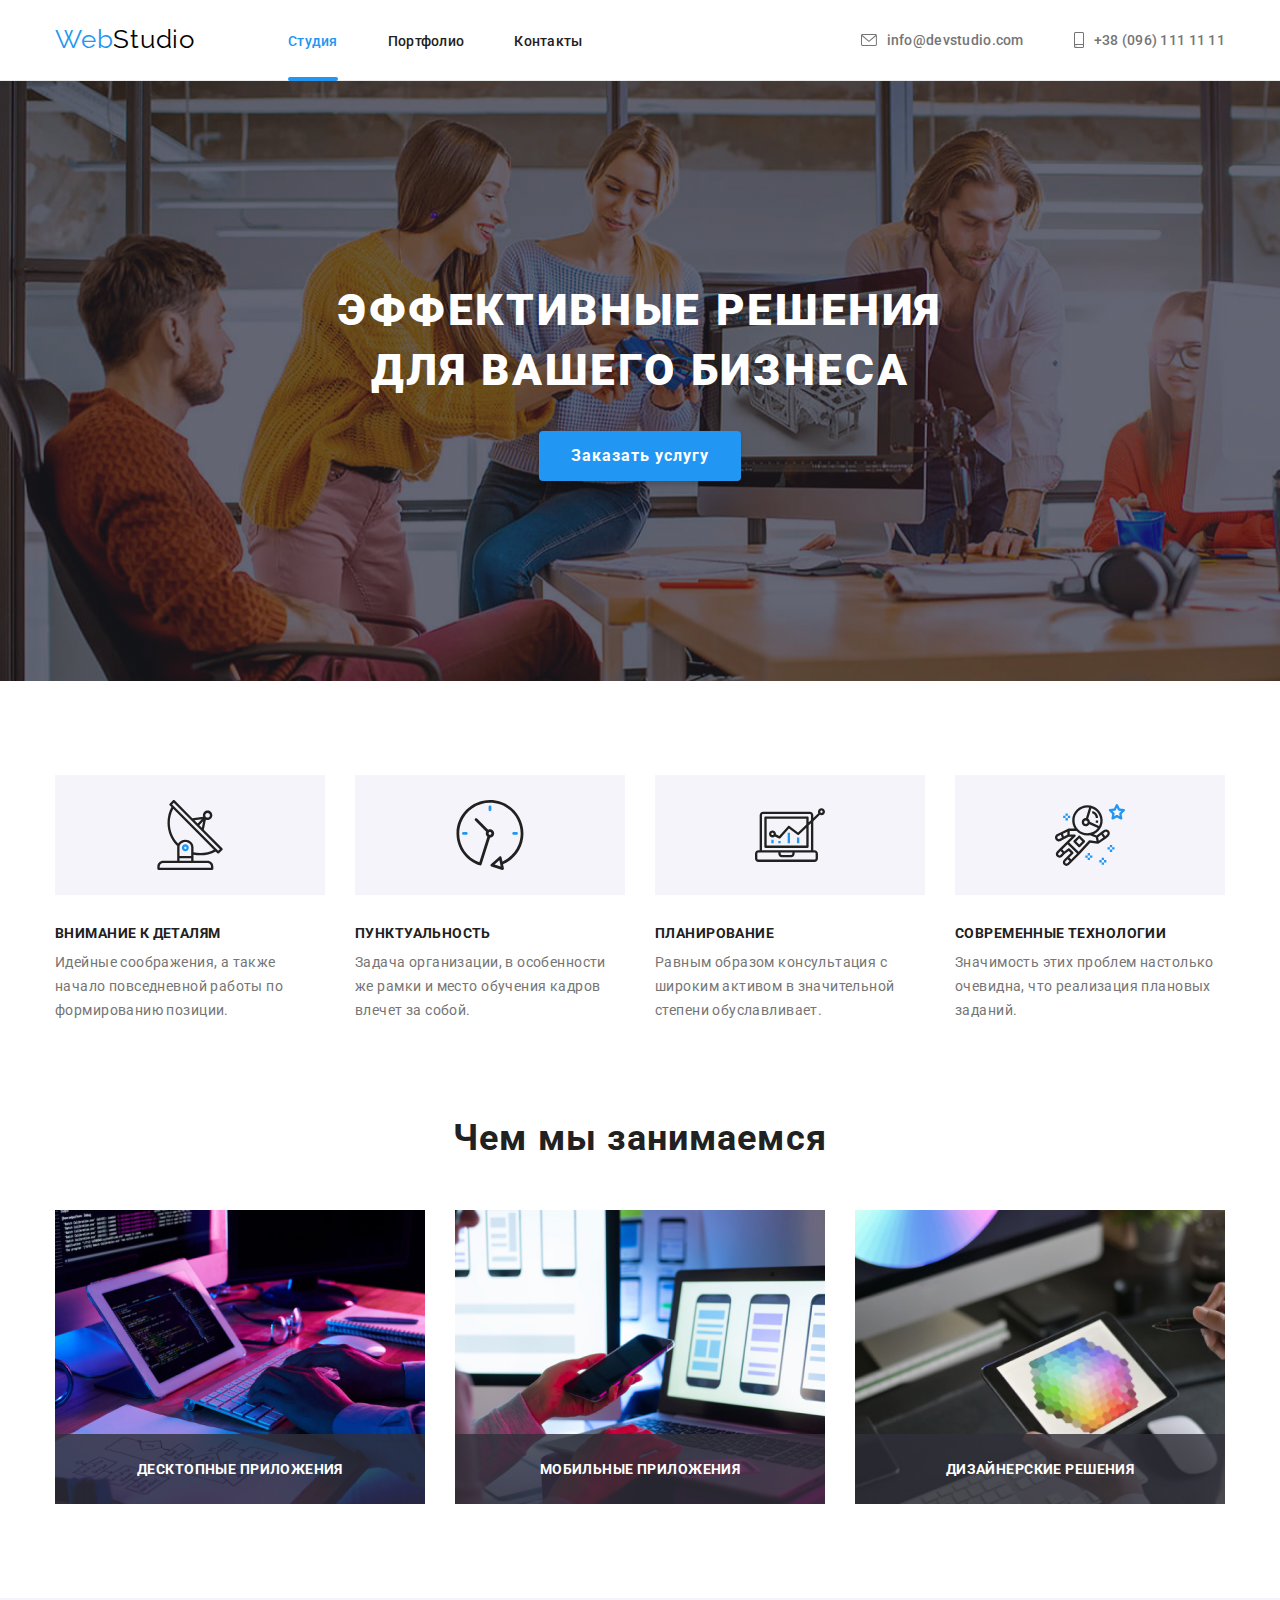
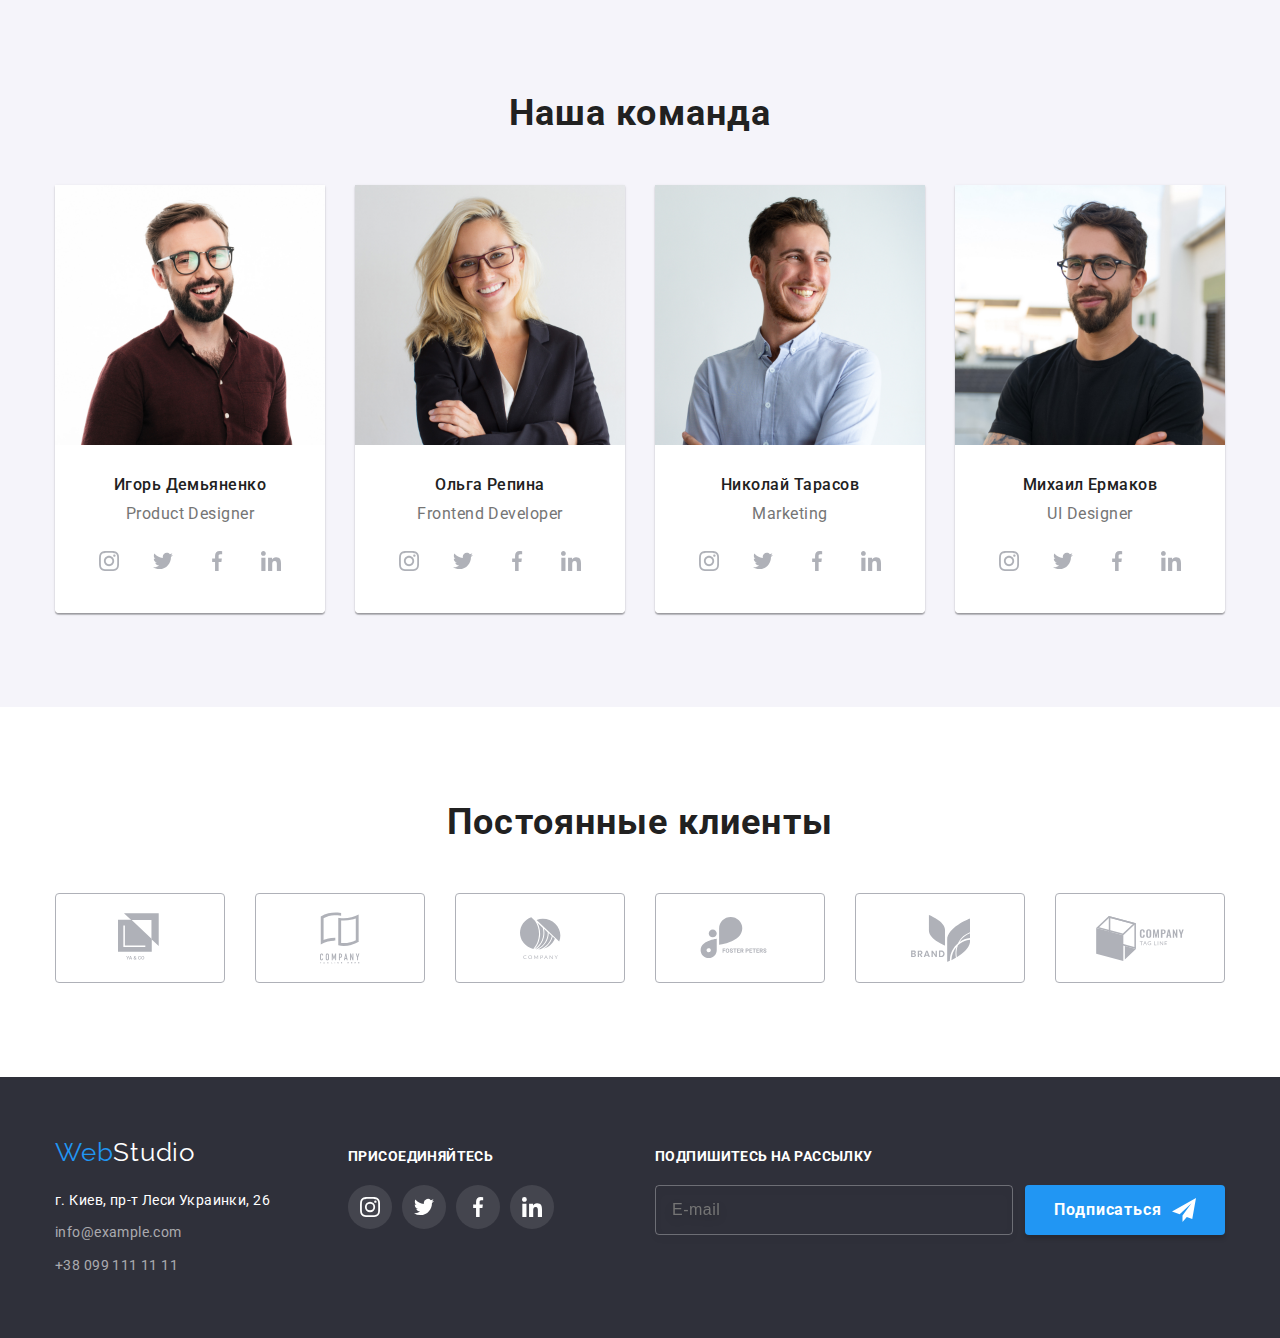
<file: index.html>
<!DOCTYPE html>
<html lang="ru">
<head>
    <meta charset="UTF-8">
    <meta name="viewport" content="width=device-width, initial-scale=1.0">
    <link href="./css/styles.css" rel="stylesheet">
    <!-- Google fonts -->
    <link rel="preconnect" href="https://fonts.gstatic.com">
    <link href="https://fonts.googleapis.com/css2?family=Raleway:wght@700&family=Roboto:wght@400;500;700;900&display=swap" 
        rel="stylesheet">
    <!-- Google fonts -->
    <title>WEB Studio | Studio Main Page</title>
</head>
<body>

    <header class="header">

        <div class="container">

            <div class="header-flex">

            <nav class="navigation-box">

                <a href="./index.html" class="logo">
                    <span class="logo-web">Web</span><span>Studio</span>
                </a>

                <ul class="pages-box">
                    <li class="pages-item active-page"><a href="./index.html" class="navigation-page page-active">Студия</a></li>
                    <li class="pages-item"><a href="./portfolio.html" class="navigation-page">Портфолио</a></li>
                    <li class="pages-item"><a href="#footer" class="navigation-page">Контакты</a></li>
                </ul>

            </nav>
                
            <ul class="contacts-box">

                <li class="contacts-item">
                    <a href="mailto:info@devstudio.com" class="header-contact">
                        <svg class="contacts-icon icon-envelope">
                            <use href="./images/symbol-defs.svg#envelope"></use>
                        </svg>
                        info@devstudio.com
                    </a>
                </li>

                <li class="contacts-item">
                    <a href="tel:+380961111111" class="header-contact">
                        <svg class="contacts-icon icon-smartphone">
                            <use href="./images/symbol-defs.svg#smartphone"></use>
                        </svg>
                        +38 (096) 111 11 11
                    </a>
                </li>

            </ul>

            </div>

        </div>

    </header>

    <main>

    <!-- hero block -->

        <section class="section hero-box">

                <div class="container">
                    
                    <h1 class="hero-title">Эффективные решения <br> для вашего бизнеса</h1>

                    <button type="button" class="hero-order-button" data-modal-open>Заказать услугу</button>
                    
                    <!-- Modal -->

                    <div class="backdrop is-hidden" data-modal>

                        <div class="modal">

                            <!-- Close button -->

                            <button class="modal-close" data-modal-close>
                                <svg class="modal-close-icon">
                                    <use href="./images/symbol-defs.svg#close-icon"></use>
                                </svg>
                            </button>

                            <!-- Form -->

                            <h3 class="modal-title">Оставьте свои данные, мы вам перезвоним</h3>

                            <form class="modal-form">

                                <label class="modal-form-element">
                                    Имя
                                    <div class="input-box">

                                        <svg class="form-element-icon">
                                            <use href="./images/symbol-defs.svg#person-icon"></use>
                                        </svg>
                                        <input class="modal-form-input" type="name" name="user-name" placeholder="">

                                    </div>
                                </label>

                                <label class="modal-form-element">
                                    Телефон
                                    <div class="input-box">

                                        <svg class="form-element-icon">
                                            <use href="./images/symbol-defs.svg#phone-icon"></use>
                                        </svg>
                                        <input class="modal-form-input" type="tel" name="phone-number" placeholder="">

                                    </div>
                                </label>

                                <label class="modal-form-element">
                                    Почта
                                    <div class="input-box">

                                        <svg class="form-element-icon">
                                            <use href="./images/symbol-defs.svg#envelope-icon"></use>
                                        </svg>
                                        <input class="modal-form-input" type="email" name="email" placeholder="">

                                    </div>
                                </label>

                                <label class="modal-form-element">
                                    Комментарий
                                    <textarea class="modal-form-comment" name="commnent" rows placeholder="Введите текст"></textarea>
                                </label>

                                <label class="modal-consent">
                                    <!-- ckeck box -->

                                    <input class="checkbox-input" type="checkbox" name="consent" value="consent">

                                    <span class="check-box"></span>
                                        
                                    Соглашаюсь с рассылкой и принимаю <a href="#" class="consent-link">Условия договора</a>
                                </label>

                                <button type="submit" class="modal-submit-button">
                                    Отправить
                                </button>

                            </form>

                        </div>
                        
                    </div>

                </div>

        </section>
        
    <!-- Qualitites -->

        <section class="section">

                <div class="container">

                    <ul class="qualities">

                        <li class="qualities-item">
                            <div class="qualities-icon-box">
                                <svg class="qualities-icon">
                                    <use href="./images/symbol-defs.svg#antenna-1"></use>
                                </svg>
                            </div>
                            <h3 class="qualities-title">Внимание к деталям</h3>
                            <p class="qualities-description">Идейные соображения, а также начало повседневной работы по формированию позиции.</p>
                        </li>
                        <li class="qualities-item">
                            <div class="qualities-icon-box">
                                <svg class="qualities-icon">
                                    <use href="./images/symbol-defs.svg#clock-1"></use>
                                </svg>
                            </div>
                            <h3 class="qualities-title">Пунктуальность</h3>
                            <p class="qualities-description">Задача организации, в особенности же рамки и место обучения кадров влечет за собой.</p>
                        </li>
                        <li class="qualities-item">
                            <div class="qualities-icon-box">
                                <svg class="qualities-icon">
                                    <use href="./images/symbol-defs.svg#diagram-1"></use>
                                </svg>
                            </div>
                            <h3 class="qualities-title">Планирование</h3>
                            <p class="qualities-description">Равным образом консультация с широким активом в значительной степени обуславливает.</p>
                        </li>
                        <li class="qualities-item">
                            <div class="qualities-icon-box">
                                <svg class="qualities-icon">
                                    <use href="./images/symbol-defs.svg#astronaut-1"></use>
                                </svg>
                            </div>
                            <h3 class="qualities-title">Современные технологии</h3>
                            <p class="qualities-description">Значимость этих проблем настолько очевидна, что реализация плановых заданий.</p>
                        </li>

                    </ul>

                </div>

            </section>

    <!-- What are we doing -->

            <section class="section services">

                <div class="container">

                    <h2 class="services-title">Чем мы занимаемся</h2>
                    
                    <ul class="services-list">

                        <li class="services-item">
                            <img src="images/box-1.jpg" alt="Дизайн" width="370">
                            <h3 class="service-label">Десктопные приложения</h3>
                        </li>

                        <li class="services-item">
                            <img src="images/box-2.jpg" alt="Разработка" width="370">
                            <h3 class="service-label">Мобильные приложения</h3>
                        </li>

                        <li class="services-item">
                            <img src="images/box-3.jpg" alt="Тестирование" width="370">
                            <h3 class="service-label">Дизайнерские решения</h3>
                        </li>

                    </ul>

                </div>

            </section>

    <!-- Our team -->

            <section class="section team-box">

                    <div class="container">

                        <h2 class="team-title">Наша команда</h2>

                        <ul class="team-list">

                            <li class="team-item">

                                <img src="images/teamcard-1.jpg" alt="Игорь Демьяненко Фото" width="270">

                                <div class="team-item-footer">

                                    <p class="member-name">Игорь Демьяненко</p>
                                    <p class="member-position">Product Designer</p>

                                    <ul class="team-social-list">

                                            <li class="team-social-item">
                                                <a href="#" class="team-social-link">
                                                    <svg class="team-social-icon">
                                                        <use href="./images/symbol-defs.svg#instagram"></use>
                                                    </svg>
                                                </a>
                                            </li>
                                            <li class="team-social-item">
                                                <a href="#" class="team-social-link">
                                                    <svg class="team-social-icon">
                                                        <use href="./images/symbol-defs.svg#twitter"></use>
                                                    </svg>
                                                </a>
                                            </li>
                                            <li class="team-social-item">
                                                <a href="#" class="team-social-link">
                                                    <svg class="team-social-icon">
                                                        <use href="./images/symbol-defs.svg#facebook"></use>
                                                    </svg>
                                                </a>
                                            </li>
                                            <li class="team-social-item">
                                                <a href="#" class="team-social-link">
                                                    <svg class="team-social-icon">
                                                        <use href="./images/symbol-defs.svg#linkedin"></use>
                                                    </svg>
                                                </a>
                                            </li>

                                    </ul>

                                </div>

                            </li>

                            <li class="team-item">

                                <img src="images/teamcard-2.jpg" alt="Ольга Репина Фото" width="270">

                                <div class="team-item-footer">

                                    <p class="member-name">Ольга Репина</p>
                                    <p class="member-position">Frontend Developer</p>

                                    <ul class="team-social-list">
                                    
                                        <li class="team-social-item">
                                            <a href="#" class="team-social-link">
                                                <svg class="team-social-icon">
                                                    <use href="./images/symbol-defs.svg#instagram"></use>
                                                </svg>
                                            </a>
                                        </li>
                                        <li class="team-social-item">
                                            <a href="#" class="team-social-link">
                                                <svg class="team-social-icon">
                                                    <use href="./images/symbol-defs.svg#twitter"></use>
                                                </svg>
                                            </a>
                                        </li>
                                        <li class="team-social-item">
                                            <a href="#" class="team-social-link">
                                                <svg class="team-social-icon">
                                                    <use href="./images/symbol-defs.svg#facebook"></use>
                                                </svg>
                                            </a>
                                        </li>
                                        <li class="team-social-item">
                                            <a href="#" class="team-social-link">
                                                <svg class="team-social-icon">
                                                    <use href="./images/symbol-defs.svg#linkedin"></use>
                                                </svg>
                                            </a>
                                        </li>
                                    
                                    </ul>

                                </div>

                            </li>

                            <li class="team-item">

                                <img src="images/teamcard-3.jpg" alt="Николай Тарасов Фото" width="270">

                                <div class="team-item-footer">

                                    <p class="member-name">Николай Тарасов</p>
                                    <p class="member-position">Marketing</p>

                                    <ul class="team-social-list">
                                    
                                        <li class="team-social-item">
                                            <a href="#" class="team-social-link">
                                                <svg class="team-social-icon">
                                                    <use href="./images/symbol-defs.svg#instagram"></use>
                                                </svg>
                                            </a>
                                        </li>
                                        <li class="team-social-item">
                                            <a href="#" class="team-social-link">
                                                <svg class="team-social-icon">
                                                    <use href="./images/symbol-defs.svg#twitter"></use>
                                                </svg>
                                            </a>
                                        </li>
                                        <li class="team-social-item">
                                            <a href="#" class="team-social-link">
                                                <svg class="team-social-icon">
                                                    <use href="./images/symbol-defs.svg#facebook"></use>
                                                </svg>
                                            </a>
                                        </li>
                                        <li class="team-social-item">
                                            <a href="#" class="team-social-link">
                                                <svg class="team-social-icon">
                                                    <use href="./images/symbol-defs.svg#linkedin"></use>
                                                </svg>
                                            </a>
                                        </li>
                                    
                                    </ul>

                                </div>

                            </li>

                            <li class="team-item">

                                <img src="images/teamcard-4.jpg" alt="Михаил Ермаков Фото" width="270">

                                <div class="team-item-footer">

                                    <p class="member-name">Михаил Ермаков</p>
                                    <p class="member-position">UI Designer</p>

                                    <ul class="team-social-list">
                                    
                                        <li class="team-social-item">
                                            <a href="#" class="team-social-link">
                                                <svg class="team-social-icon">
                                                    <use href="./images/symbol-defs.svg#instagram"></use>
                                                </svg>
                                            </a>
                                        </li>
                                        <li class="team-social-item">
                                            <a href="#" class="team-social-link">
                                                <svg class="team-social-icon">
                                                    <use href="./images/symbol-defs.svg#twitter"></use>
                                                </svg>
                                            </a>
                                        </li>
                                        <li class="team-social-item">
                                            <a href="#" class="team-social-link">
                                                <svg class="team-social-icon">
                                                    <use href="./images/symbol-defs.svg#facebook"></use>
                                                </svg>
                                            </a>
                                        </li>
                                        <li class="team-social-item">
                                            <a href="#" class="team-social-link">
                                                <svg class="team-social-icon">
                                                    <use href="./images/symbol-defs.svg#linkedin"></use>
                                                </svg>
                                            </a>
                                        </li>
                                    
                                    </ul>

                                </div>

                            </li>

                        </ul>

                    </div>

            </section>

    <!-- Regular Customers -->

            <section class="section">

                <div class="container">

                <h2 class="clients-title">Постоянные клиенты</h2>

                <ul class="clients-list">

                    <li class="clients-item">
                        <a href="#" class="clients-link">
                            <svg class="clients-icon logo-1">
                                <use href="./images/symbol-defs.svg#logo-1"></use>
                            </svg>
                        </a>
                    </li>

                    <li class="clients-item">
                        <a href="#" class="clients-link">
                            <svg class="clients-icon logo-2">
                                <use href="./images/symbol-defs.svg#logo-2"></use>
                            </svg>
                        </a>
                    </li>

                    <li class="clients-item">
                        <a href="#" class="clients-link">
                            <svg class="clients-icon logo-3">
                                <use href="./images/symbol-defs.svg#logo-3"></use>
                            </svg>
                        </a>
                    </li>

                    <li class="clients-item">
                        <a href="#" class="clients-link">
                            <svg class="clients-icon logo-4">
                                <use href="./images/symbol-defs.svg#logo-4"></use>
                            </svg>
                        </a>
                    </li>

                    <li class="clients-item">
                        <a href="#" class="clients-link">
                            <svg class="clients-icon logo-5">
                                <use href="./images/symbol-defs.svg#logo-5"></use>
                            </svg>
                        </a>
                    </li>

                    <li class="clients-item">
                        <a href="#" class="clients-link">
                            <svg class="clients-icon logo-6">
                                <use href="./images/symbol-defs.svg#logo-6"></use>
                            </svg>
                        </a>
                    </li>

                </ul>

                </div>

            </section>

    </main>

    <footer class="footer" id="footer">

        <div class="container footer-flex">
            
            <!-- Logo, address and contacts -->

            <div class="footer-box">

                <a href="./index.html" class="logo">
                    <span class="logo-web">Web</span><span class="logo-studio">Studio</span>
                </a>

                <address class="footer-address">

                    <ul class="address-list">

                        <li class="address-item"><p class="physical-address">г. Киев, пр-т Леси Украинки, 26</p></li>

                        <li class="address-item"><a href="mailto:info@example.com" class="footer-contact">
                            info@example.com
                        </a></li>
                        <li class="address-item"><a href="tel:+380991111111" class="footer-contact">
                            +38 099 111 11 11
                        </a></li>

                    </ul>

                </address>

            </div>

            <!-- Social media -->

            <div class="footer-box">

                <h2 class="footer-box-title">присоединяйтесь</h2>
                
                <ul class="media-list">

                    <li><a href="#" class="media-item icon-instagram"></a></li>
                    <li><a href="#" class="media-item icon-twitter"></a></li>
                    <li><a href="#" class="media-item icon-facebook"></a></li>
                    <li><a href="#" class="media-item icon-linkedin"></a></li>

                </ul>

            </div>

            <!-- Email subscription form -->

            <div class="footer-box">

                <h2 class="footer-box-title">Подпишитесь на рассылку</h2>

                <form class="email-subscription-form">

                    <label>

                        <input class="email-input" type="email" name="email" placeholder="E-mail">

                    </label>

                    <button type="submit" class="subscription-button">

                    Подписаться

                    <svg class="icon-send">
                        <use href="./images/symbol-defs.svg#icon-send"></use>
                    </svg>

                    </button>

                </form>

            </div>
        
        </div>

    </footer>

    <!-- Script -->

    <script src="./js/modal.js"></script>

</body>
</html>
</file>
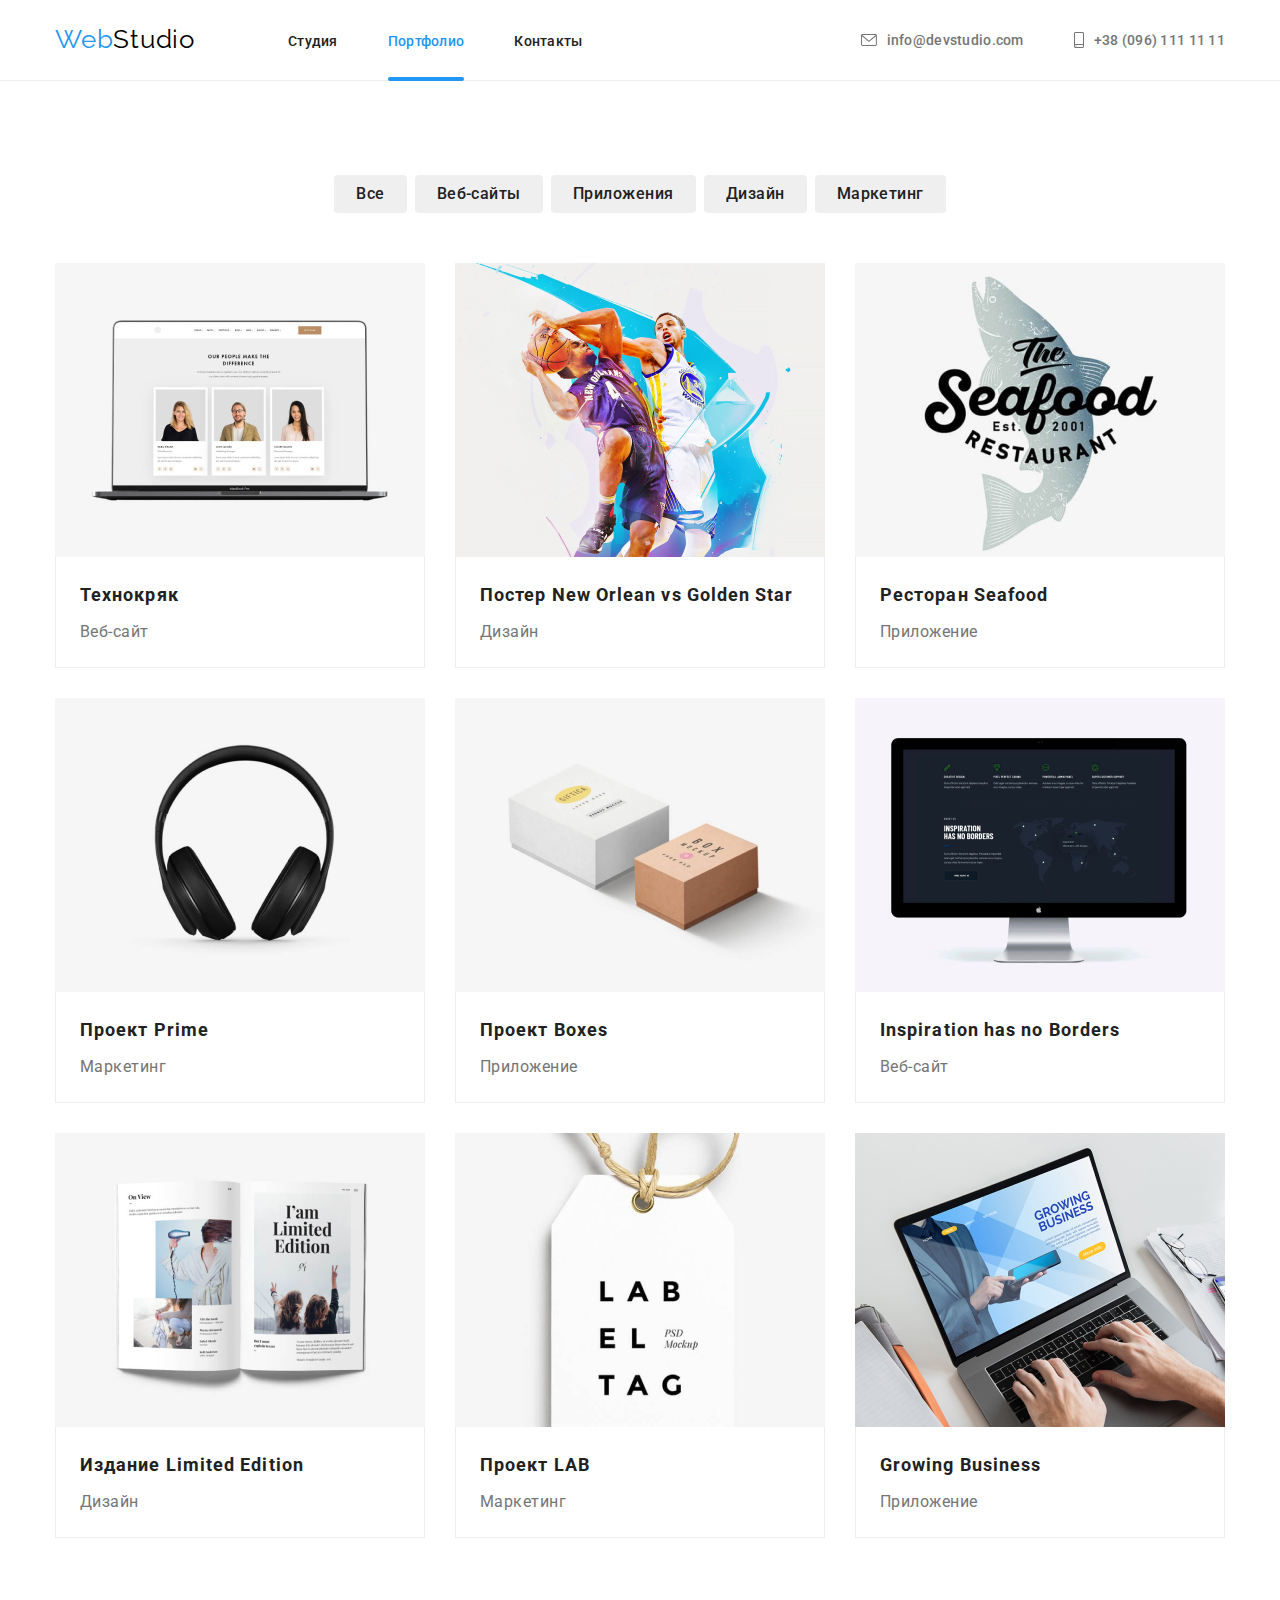
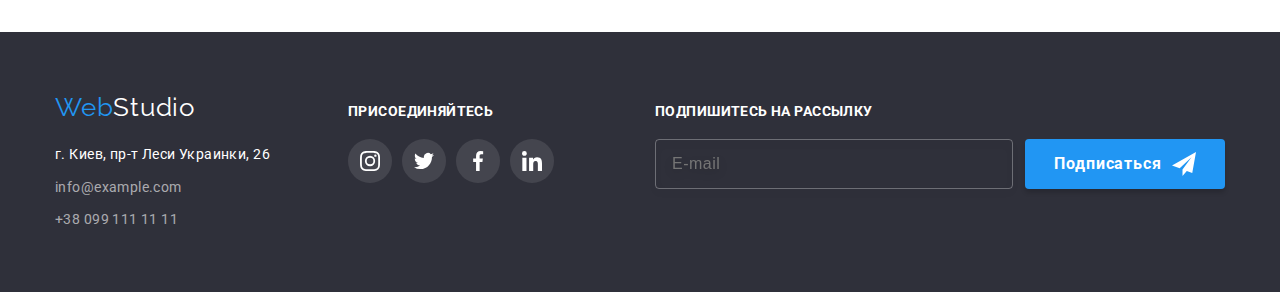
<file: portfolio.html>
<!DOCTYPE html>
<html lang="ru">
<head>
    <meta charset="UTF-8">
    <meta name="viewport" content="width=device-width, initial-scale=1.0">
    <link href="./css/styles.css" rel="stylesheet">
    <!-- Google fonts -->
    <link rel="preconnect" href="https://fonts.gstatic.com">
    <link href="https://fonts.googleapis.com/css2?family=Raleway:wght@700&family=Roboto:wght@400;500;700;900&display=swap"
        rel="stylesheet">
    <!-- Google fonts -->
    <title>Portfolio | Studio Portfolio</title>
</head>
<body>

    <header class="header">
    
        <div class="container">
    
            <div class="header-flex">
    
                <nav class="navigation-box">
    
                    <a href="./index.html" class="logo">
                        <span class="logo-web">Web</span><span>Studio</span>
                    </a>
    
                    <ul class="pages-box">
                        <li class="pages-item"><a href="./index.html" class="navigation-page">Студия</a></li>
                        <li class="pages-item active-page"><a href="./portfolio.html" class="navigation-page page-active">Портфолио</a></li>
                        <li class="pages-item"><a href="#footer" class="navigation-page">Контакты</a></li>
                    </ul>
    
                </nav>
    
                <ul class="contacts-box">
    
                    <li class="contacts-item">
                        <a href="mailto:info@devstudio.com" class="header-contact">
                            <svg class="contacts-icon icon-envelope">
                                <use href="./images/symbol-defs.svg#envelope"></use>
                            </svg>
                            info@devstudio.com
                        </a>
                    </li>
    
                    <li class="contacts-item">
                        <a href="tel:+380961111111" class="header-contact">
                            <svg class="contacts-icon icon-smartphone">
                                <use href="./images/symbol-defs.svg#smartphone"></use>
                            </svg>
                            +38 (096) 111 11 11
                        </a>
                    </li>
    
                </ul>
    
            </div>
    
        </div>
    
    </header>

    <main>

        <section class="section">

                <div class="container">

        <!-- Filters -->

            <ul class="filters-list">

                <li class="filters-item"><button type="button" class="filter-button">Все</button></li>
                <li class="filters-item"><button type="button" class="filter-button">Веб-сайты</button></li>
                <li class="filters-item"><button type="button" class="filter-button">Приложения</button></li>
                <li class="filters-item"><button type="button" class="filter-button">Дизайн</button></li>
                <li class="filters-item"><button type="button" class="filter-button">Маркетинг</button></li>

            </ul>

        <!-- Cards list -->

            <ul class="cards-list">

                <li class="cards-item">
                    <a href="#">
                        
                        <img src="./images/project-1.jpg" alt="Фото карточки" width="370">

                        <div class="card-overlay">
                            <p class="overlay-text">Технокряк это современная площадка распространения коронавируса. Компании используют эту
                                платформу для цифрового
                                шпионажа и атак на защищённые сервера конкурентов.</p>
                        </div>

                        <div class="card-item-footer">
                            <p class="card-title">Технокряк</p>
                            <p class="card-description">Веб-сайт</p>
                        </div>

                    </a>
                </li>

                <li class="cards-item">
                    <a href="#">

                        <img src="./images/project-2.jpg" alt="Фото карточки" width="370">

                        <div class="card-overlay">
                            <p class="overlay-text">Технокряк это современная площадка распространения коронавируса. Компании используют эту
                                платформу для цифрового
                                шпионажа и атак на защищённые сервера конкурентов.</p>
                        </div>

                        <div class="card-item-footer">
                        <p class="card-title">Постер New Orlean vs Golden Star</p>
                        <p class="card-description">Дизайн</p>
                        </div>

                    </a>
                </li>

                <li class="cards-item">
                    <a href="#">

                        <img src="./images/project-3.jpg" alt="Фото карточки" width="370">

                        <div class="card-overlay">
                            <p class="overlay-text">Технокряк это современная площадка распространения коронавируса. Компании используют эту
                                платформу для цифрового
                                шпионажа и атак на защищённые сервера конкурентов.</p>
                        </div>

                        <div class="card-item-footer">
                        <p class="card-title">Ресторан Seafood</p>
                        <p class="card-description">Приложение</p>
                        </div>

                    </a>
                </li>

                <li class="cards-item">
                    <a href="#">

                        <img src="./images/project-4.jpg" alt="Фото карточки" width="370">

                        <div class="card-overlay">
                            <p class="overlay-text">Технокряк это современная площадка распространения коронавируса. Компании используют эту
                                платформу для цифрового
                                шпионажа и атак на защищённые сервера конкурентов.</p>
                        </div>

                        <div class="card-item-footer">
                        <p class="card-title">Проект Prime</p>
                        <p class="card-description">Маркетинг</p>
                        </div>

                    </a>
                </li>

                <li class="cards-item">
                    <a href="#">

                        <img src="./images/project-5.jpg" alt="Фото карточки" width="370">

                        <div class="card-overlay">
                            <p class="overlay-text">Технокряк это современная площадка распространения коронавируса. Компании используют эту
                                платформу для цифрового
                                шпионажа и атак на защищённые сервера конкурентов.</p>
                        </div>

                        <div class="card-item-footer">
                        <p class="card-title">Проект Boxes</p>
                        <p class="card-description">Приложение</p>
                        </div>

                    </a>
                </li>

                <li class="cards-item">
                    <a href="#">

                        <img src="./images/project-6.jpg" alt="Фото карточки" width="370">

                        <div class="card-overlay">
                            <p class="overlay-text">Технокряк это современная площадка распространения коронавируса. Компании используют эту
                                платформу для цифрового
                                шпионажа и атак на защищённые сервера конкурентов.</p>
                        </div>

                        <div class="card-item-footer">
                        <p class="card-title">Inspiration has no Borders</p>
                        <p class="card-description">Веб-сайт</p>
                        </div>

                    </a>
                </li>

                <li class="cards-item">
                    <a href="#">
                        
                        <img src="./images/project-7.jpg" alt="Фото карточки" width="370">

                        <div class="card-overlay">
                            <p class="overlay-text">Технокряк это современная площадка распространения коронавируса. Компании используют эту
                                платформу для цифрового
                                шпионажа и атак на защищённые сервера конкурентов.</p>
                        </div>

                        <div class="card-item-footer">
                        <p class="card-title">Издание Limited Edition</p>
                        <p class="card-description">Дизайн</p>
                        </div>

                    </a>
                </li>

                <li class="cards-item">
                    <a href="#">

                        <img src="./images/project-8.jpg" alt="Фото карточки" width="370">

                        <div class="card-overlay">
                            <p class="overlay-text">Технокряк это современная площадка распространения коронавируса. Компании используют эту
                                платформу для цифрового
                                шпионажа и атак на защищённые сервера конкурентов.</p>
                        </div>

                        <div class="card-item-footer">
                        <p class="card-title">Проект LAB</p>
                        <p class="card-description">Маркетинг</p>
                        </div>

                    </a>
                </li>

                <li class="cards-item">
                    <a href="#">

                        <img src="./images/project-9.jpg" alt="Фото карточки" width="370">

                        <div class="card-overlay">
                            <p class="overlay-text">Технокряк это современная площадка распространения коронавируса. Компании используют эту
                                платформу для цифрового
                                шпионажа и атак на защищённые сервера конкурентов.</p>
                        </div>

                        <div class="card-item-footer">
                        <p class="card-title">Growing Business</p>
                        <p class="card-description">Приложение</p>
                        </div>

                    </a>
                </li>
                
            </ul>

            </div>

        </section>

    </main>

    <footer class="footer" id="footer">
    
        <div class="container footer-flex">
    
            <!-- Logo, address and contacts -->
    
            <div class="footer-box">
    
                <a href="./index.html" class="logo">
                    <span class="logo-web">Web</span><span class="logo-studio">Studio</span>
                </a>
    
                <address class="footer-address">
    
                    <ul class="address-list">
    
                        <li class="address-item">
                            <p class="physical-address">г. Киев, пр-т Леси Украинки, 26</p>
                        </li>
    
                        <li class="address-item"><a href="mailto:info@example.com" class="footer-contact">
                                info@example.com
                            </a></li>
                        <li class="address-item"><a href="tel:+380991111111" class="footer-contact">
                                +38 099 111 11 11
                            </a></li>
    
                    </ul>
    
                </address>
    
            </div>
    
            <!-- Social media -->
    
            <div class="footer-box">
    
                <h2 class="footer-box-title">присоединяйтесь</h2>
    
                <ul class="media-list">
    
                    <li><a href="#" class="media-item icon-instagram"></a></li>
                    <li><a href="#" class="media-item icon-twitter"></a></li>
                    <li><a href="#" class="media-item icon-facebook"></a></li>
                    <li><a href="#" class="media-item icon-linkedin"></a></li>
    
                </ul>
    
            </div>
    
            <!-- Email subscription form -->
    
            <div class="footer-box">
    
                <h2 class="footer-box-title">Подпишитесь на рассылку</h2>
    
                <form class="email-subscription-form">
    
                    <label>
    
                        <input class="email-input" type="email" name="email" placeholder="E-mail">
    
                    </label>
    
                    <button type="submit" class="subscription-button">
    
                        <p class="subscribe-text">Подписаться</p>
    
                        <svg class="icon-send">
                            <use href="./images/symbol-defs.svg#icon-send"></use>
                        </svg>
    
                    </button>
    
                </form>
    
            </div>
    
        </div>
    
    </footer>

</body>
</html>
</file>
<file: css/styles.css>
:root {
  --studio-prime-color: #2196f3;
  --main-dark-color: #212121;
  --gray-color: #757575;
  --icons-gray: #afb1b8;
}

* {
  box-sizing: border-box;
}

body {
  color: #000;
  font-family: 'Roboto', sans-serif;
  margin: 0;
}
ul {
  margin: 0;
  padding: 0;
  list-style: none;
}
button {
  font-family: inherit;
}
img {
  display: block;
}

.section {
  padding: 94px 0 94px 0;
}

/* Main container style */

.container {
  width: 1200px;
  margin: 0 auto;
  padding: 0 15px;
}

/* Header */

.header {
  border-bottom: 1px solid #ececec;
  /* min-height: 80px; */
}
.header-flex {
  display: flex;
  height: 80px;
}
/* Logo */

.logo {
  font-size: 26px;
  color: #000;
  text-decoration: none;
  font-family: 'Raleway', sans-serif;
  letter-spacing: 0.03em;
  line-height: 1.2;
}
.logo-web {
  color: var(--studio-prime-color);
}
.logo-studio {
  color: #fff;
}

/* Site navigation */

.navigation-box {
  align-items: center;
  display: flex;
}
.pages-box {
  margin-left: 93px;
  display: flex;
}
.pages-item:not(:first-child) {
  margin-left: 50px;
}


.pages-item {
  position: relative;
}
.pages-item::after {
  content: '';
  display: flex;
  opacity: 0;
  background: var(--studio-prime-color);
  border-radius: 2px;
  width: 100%;
  height: 4px;
  margin-top: 27px;
  position: absolute;

  transition-property: opacity;
  transition-duration: 250ms;
  transition-timing-function: cubic-bezier(0.4, 0, 0.2, 1);
}
.pages-item:hover::after,
.pages-item:focus::after {
  opacity: 1;
}
.active-page::after {
  opacity: 1;
}

.navigation-page {
  color: var(--main-dark-color);
  font-weight: 500;
  font-size: 14px;
  text-decoration: none;
  letter-spacing: 0.02em;
  line-height: 1.15;
  padding: 15px 0;

  transition-property: color;
  transition-duration: 250ms;
  transition-timing-function: cubic-bezier(0.4, 0, 0.2, 1);
}
.navigation-page:hover,
.navigation-page:focus {
  color: var(--studio-prime-color);
}
.page-active {
  color: var(--studio-prime-color);
}

/* Header contacts */

.contacts-box {
  margin-left: auto;
  display: flex;
  align-items: center;
}
.contacts-item:not(:first-child) {
  margin-left: 50px;
}
.header-contact {
  display: flex;
  color: var(--gray-color);
  fill: var(--gray-color);
  font-weight: 500;
  font-size: 14px;
  text-decoration: none;
  letter-spacing: 0.02em;
  line-height: 1.15;
  padding: 10px 0 10px 0;
  align-items: center;

  transition-property: color, fill;
  transition-duration: 250ms;
  transition-timing-function: cubic-bezier(0.4, 0, 0.2, 1);
}
.header-contact:hover,
.header-contact:focus {
  color: var(--studio-prime-color);
  fill: var(--studio-prime-color);
}

.contacts-icon {
  margin-right: 10px;
}
.icon-envelope {
  width: 16px;
  height: 12px;
}
.icon-smartphone {
  width: 10px;
  height: 16px;
}

/* Hero */

.hero-box {
  background: linear-gradient(rgba(47, 48, 58, 0.4), rgba(47, 48, 58, 0.4)),
    url(../images/hero-bg.jpg);
  background-color: #2f303a;
  text-align: center;
  display: flex;
  align-items: center;
  padding: 200px 0;
}
.hero-title {
  line-height: 1.36;
  font-size: 44px;
  font-weight: 900;
  color: #fff;
  text-transform: uppercase;
  letter-spacing: 0.06em;
  margin: 0;
  margin-bottom: 30px;
}
.hero-order-button {
  display: inline-block;

  cursor: pointer;
  font-size: 16px;
  font-weight: 700;
  line-height: 1.875;
  color: #fff;
  text-decoration: none;
  letter-spacing: 0.06em;
  background-color: var(--studio-prime-color);
  box-shadow: 0px 4px 4px rgba(0, 0, 0, 0.15);
  border-radius: 4px;
  border: none;
  padding: 10px 32px;
  

  transition-property: background;
  transition-duration: 250ms;
  transition-timing-function: cubic-bezier(0.4, 0, 0.2, 1);
}
.hero-order-button:hover,
.hero-order-button:focus {
  background: #188ce8;
}

/* Modal */

.backdrop {
  position: fixed;
  top: 0;
  left: 0;
  width: 100%;
  height: 100%;
  background: rgba(0, 0, 0, 0.2);
  z-index: 2;
}
.backdrop.is-hidden {
  opacity: 0;
  pointer-events: none;
}

.modal {
  position: absolute;
  top: 50%;
  left: 50%;
  transform: translate(-50%, -50%);

  width: 528px;
  height: 581px;
  padding: 40px;

  background: #FFFFFF;
  box-shadow: 0px 1px 3px rgba(0, 0, 0, 0.12), 0px 1px 1px rgba(0, 0, 0, 0.14), 0px 2px 1px rgba(0, 0, 0, 0.2);
  border-radius: 4px;
}
.modal-close {
  position: absolute;
  top: 8px;
  right: 8px;
  display: flex;
  justify-content: center;
  align-items: center;

  width: 30px;
  height: 30px;
  border-radius: 50%;

  background: #FFFFFF;
  border: 1px solid rgba(0, 0, 0, 0.1);
  cursor: pointer;
}

.modal-close-icon {
  width: 18px;
  height: 18px;

  fill: #000;

  transition-property: fill, transform;
  transition-duration: 250ms;
  transition-timing-function: cubic-bezier(0.4, 0, 0.2, 1);
}
.modal-close:hover .modal-close-icon {
  transform: rotate(90deg);
  fill: var(--studio-prime-color);
}

/* Modal form */

.modal-title {
  font-weight: bold;
  font-size: 20px;
  line-height: 1.15;
  text-align: center;
  letter-spacing: 0.03em;
  margin: 0;

  color: var(--main-dark-color);
}

.modal-form {
  display: flex;
  flex-direction: column;
  text-align: left;
  justify-content: center;
  margin-top: 12px;
}

/* Modal form inputs */

.modal-form-element {
  display: flex;
  flex-direction: column;

  font-size: 12px;
  line-height: 1.16;
  letter-spacing: 0.01em;

  color: var(--gray-color);
}
.modal-form-element:not(:nth-child(4)) {
  margin-bottom: 10px;
}

.input-box {
  position: relative;
  margin-top: 4px;
  height: 40px;
}
.form-element-icon {
  position: absolute;
  top: 50%;
  left: 15px;

  transform: translateY(-50%);

  width: 18px;
  height: 18px;
  fill: var(--main-dark-color);
  
  transition-property: fill;
  transition-duration: 250ms;
  transition-timing-function: cubic-bezier(0.4, 0, 0.2, 1);
}
.input-box:focus-within .form-element-icon {
  fill: var(--studio-prime-color);
}


.modal-form-input {
  display: flex;
  align-items: center;
  padding-left: 42px;
  width: 100%;
  height: 100%;
  outline: none;

  border: 1px solid rgba(33, 33, 33, 0.2);
  border-radius: 4px;

  transition-property: border;
  transition-duration: 250ms;
  transition-timing-function: cubic-bezier(0.4, 0, 0.2, 1);
}
.input-box:focus-within .modal-form-input {
  border: 1px solid var(--studio-prime-color);
}

/* Form comment input */

.modal-form-comment {
  width: 100%;
  padding: 12px 16px; 
  border: 1px solid rgba(33, 33, 33, 0.2);
  border-radius: 4px;
  margin-top: 4px;
  resize: none;
  height: 120px;

  font-family: Roboto;
  font-size: 12px;
  line-height: 1.16;
  letter-spacing: 0.01em;
  outline: none;

  transition-property: border;
  transition-duration: 250ms;
  transition-timing-function: cubic-bezier(0.4, 0, 0.2, 1);
}
.modal-form-comment::placeholder {
  font-family: Roboto;
  font-size: 12px;
  line-height: 1.16;
  letter-spacing: 0.01em;
  color: var(--gray-color);
  opacity: 0.5;
}

.modal-form-comment:focus-within {
  border: 1px solid var(--studio-prime-color);
}

/* Form consent */

.modal-consent {
  position: relative;
  display: flex;
  justify-content: center;
  margin-top: 20px;
  padding-left: 20px;

  font-size: 14px;
  line-height: 1.71;
  letter-spacing: 0.03em;
}
.modal-consent > .consent-link {
  color: var(--studio-prime-color);
  padding-left: 7px;
}

.checkbox-input {
  position: absolute;
  -webkit-appearance: none;
  appearance: none;
}

.check-box {
  position: absolute;
  top: 50%;
  left: 10px;
  transform: translateY(-50%);
  cursor: pointer;

  width: 16px;
  height: 15px;

  border-radius: 4px;
  border: 2px solid var(--main-dark-color);
}

.checkbox-input:checked + .check-box {
  background-image: url(../images/modal-form-icons/check.svg);
  background-color: var(--studio-prime-color);
  border: none;
}

/* Form submission button */

.modal-submit-button {
  width: 200px;
  height: 50px;

  font-weight: bold;
  font-size: 16px;
  line-height: 1.87;
  cursor: pointer;

  display: flex;
  align-items: center;
  justify-content: center;
  letter-spacing: 0.06em;
  border: none;
  border-radius: 4px;
  margin-top: 30px;
  margin-left: auto;
  margin-right: auto;

  color: #FFFFFF;
  background-color: var(--studio-prime-color);
  box-shadow: 0px 4px 4px rgba(0, 0, 0, 0.15);

  transition-property: background-color;
  transition-duration: 250ms;
  transition-timing-function: cubic-bezier(0.4, 0, 0.2, 1);
}
.modal-submit-button:hover,
.modal-submit-button:focus {
  background-color: #188ce8;
}

/* Qualities list */

.qualities {
  display: flex;
  flex-wrap: wrap;
}
.qualities-item {
  width: 270px;
}

.qualities-icon-box {
  display: flex;
  height: 120px;
  background-color: #f5f4fa;
  margin-bottom: 30px;
  background-size: 70px;
  align-items: center;
  justify-content: center;
}
.qualities-icon {
  width: 70px;
  height: 70px;
}


.qualities-item:not(:last-child) {
  margin-right: 30px;
}
.qualities-title {
  font-size: 14px;
  font-weight: 700;
  color: var(--main-dark-color);
  line-height: 1.2;
  letter-spacing: 0.03em;
  text-transform: uppercase;
  margin: 0;
  margin-bottom: 10px;
}
.qualities-description {
  font-size: 14px;
  color: var(--gray-color);
  line-height: 1.7;
  letter-spacing: 0.03em;
  margin: 0;
}

/* What are we doing block */

.services {
  padding-top: 0;
}
.services-title {
  font-weight: 700;
  font-size: 36px;
  line-height: 1.2;
  text-align: center;
  letter-spacing: 0.03em;
  color: var(--main-dark-color);
  margin-bottom: 50px;
  margin-top: 0;
}
.services-list {
  display: flex;
}

.services-item:not(:last-child) {
  margin-right: 30px;
}

.services-item {
  position: relative;
  overflow: hidden;
  z-index: 1;
}
.service-label {
  font-style: normal;
  font-weight: bold;
  font-size: 14px;
  line-height: 1.15;
  text-align: center;
  letter-spacing: 0.03em;
  text-transform: uppercase;
  margin: 0;
  color: #FFFFFF;

  position: absolute;
  bottom: 0;
  left: 0;
  right: 0;
  padding: 27px 0; 

  background: rgba(47, 48, 58, 0.8);

  
}

/* Our team */

.team-box {
  background-color: #f5f4fa;
}

.team-title {
  font-weight: 700;
  font-size: 36px;
  line-height: 1.2;
  text-align: center;
  letter-spacing: 0.03em;
  color: var(--main-dark-color);
  margin: 0;
}

.team-list {
  display: flex;
  margin-top: 50px;
}
.team-item {
  box-shadow: 0px 1px 3px rgba(0, 0, 0, 0.12), 0px 1px 1px rgba(0, 0, 0, 0.14),
    0px 2px 1px rgba(0, 0, 0, 0.2);
  border-radius: 0px 0px 4px 4px;
}
.team-item:not(:last-child) {
  margin-right: 30px;
}
.team-item-footer {
  background-color: #fff;
  padding: 30px 0 30px 0;
  text-align: center;
  border-bottom-left-radius: 4px;
  border-bottom-right-radius: 4px;
}
.member-name {
  font-weight: 500;
  font-size: 16px;
  line-height: 1.2;
  letter-spacing: 0.03em;
  color: var(--main-dark-color);
  margin: 0;
}
.member-position {
  font-size: 16px;
  line-height: 19px;
  letter-spacing: 0.03em;
  color: var(--gray-color);
  margin: 10px 0 0 0;
}

.team-social-list {
  display: flex;
  justify-content: center;
  margin-top: 16px;
}
.team-social-link {
  display: flex;
  width: 44px;
  height: 44px;
  border-radius: 50%;
  justify-content: center;
  align-items: center;
  fill: var(--icons-gray);

  transition-property: background-color, fill;
  transition-duration: 250ms;
  transition-timing-function: cubic-bezier(0.4, 0, 0.2, 1);
}
.team-social-item:not(:last-child) {
  margin-right: 10px;
}

.team-social-link:hover,
.team-social-link:focus {
  background-color: var(--studio-prime-color);
  fill: #fff;
}

.team-social-icon {
  width: 20px;
  height: 20px;
}

/* Regular customers */

.clients-title {
  color: var(--main-dark-color);
  font-weight: bold;
  font-size: 36px;
  line-height: 42px;
  text-align: center;
  letter-spacing: 0.03em;
  margin: 0;
  margin-bottom: 50px;
}

.clients-list {
  display: flex;
  justify-content: center;
}

/* .clients-item {
  display: flex;
  justify-content: center;
  align-items: center;
  width: 170px;
  height: 90px;
  border: 1px solid var(--icons-gray);
  border-radius: 4px;
} */

.clients-item:not(:last-child) {
  margin-right: 30px;
}

.clients-link {
  display: flex;
  justify-content: center;
  align-items: center;
  width: 170px;
  height: 90px;
  border: 1px solid var(--icons-gray);
  border-radius: 4px;
  fill: var(--icons-gray);

  transition-property: border, fill;
  transition-duration: 250ms;
  transition-timing-function: cubic-bezier(0.4, 0, 0.2, 1);
}
.clients-link:hover,
.clients-link:focus {
  border: 1px solid var(--studio-prime-color);
  fill: var(--studio-prime-color);
}

.logo-1 {
  width: 45px;
  height: 50px;
}
.logo-2 {
  width: 40px;
  height: 52px;
}
.logo-3 {
  width: 41px;
  height: 42.6px;
}
.logo-4 {
  width: 80px;
  height: 42px;
}
.logo-5 {
  width: 59px;
  height: 47px;
}
.logo-6 {
  width: 88.5px;
  height: 45.5px;
}

/* Portfolio page */

/* Filters */

.filters-list {
  display: flex;
  justify-content: center;
}
.filters-item:not(:last-child) {
  margin-right: 8px;
}
.filter-button {
  font-weight: 500;
  font-size: 16px;
  line-height: 1.6;
  text-align: center;
  letter-spacing: 0.03em;
  color: var(--main-dark-color);
  border: none;
  border-radius: 4px;
  padding: 6px 22px;

  transition-property: color, background-color, box-shadow;
  transition-duration: 250ms;
  transition-timing-function: cubic-bezier(0.4, 0, 0.2, 1);
}
.filter-button:hover,
.filter-button:focus {
  color: #fff;
  background-color: var(--studio-prime-color);
  box-shadow: 0px 3px 1px rgba(0, 0, 0, 0.1), 0px 1px 2px rgba(0, 0, 0, 0.08),
    0px 2px 2px rgba(0, 0, 0, 0.12);
}

/* Cards list */

.cards-list {
  display: flex;
  flex-wrap: wrap;
  margin-top: 50px;
}
.cards-list a {
  text-decoration: none;
}

.cards-item {
  margin-right: 30px;
  margin-bottom: 30px;

  position: relative;
  overflow: hidden;

  transition-property: box-shadow;
  transition-duration: 250ms;
  transition-timing-function: cubic-bezier(0.4, 0, 0.2, 1);
}
.cards-item:hover,
.cards-item:focus {
  box-shadow: 0px 1px 1px rgba(0, 0, 0, 0.12), 0px 4px 4px rgba(0, 0, 0, 0.06),
    1px 4px 6px rgba(0, 0, 0, 0.16);
}

.cards-item:nth-child(3n) {
  margin-right: 0;
}
.cards-item:nth-child(n + 7) {
  margin-bottom: 0;
}

.card-overlay {
  position: absolute;
  top: 0;
  bottom: 110px;
  left: 0;
  padding: 63px 24px;

  background: rgba(33, 150, 243, 0.9);

  transform: translatey(100%);

  transition-property: transform;
  transition-duration: 250ms;
  transition-timing-function: cubic-bezier(0.4, 0, 0.2, 1);
}
.overlay-text {
  font-size: 18px;
  line-height: 1.56;
  letter-spacing: 0.03em;
  margin: 0;
  color: #FFFFFF;
}
.cards-item:hover .card-overlay,
.cards-item:focus .card-overlay{
  transform: translatey(0);
}


.card-title {
  font-weight: 700;
  font-size: 18px;
  line-height: 2;
  letter-spacing: 0.06em;
  color: var(--main-dark-color);
  margin: 0;
}
.card-description {
  font-size: 16px;
  line-height: 1.875;
  letter-spacing: 0.03em;
  color: var(--gray-color);
  margin: 4px 0 0 0;
}

.card-item-footer {
  position: relative;
  background-color: #fff;
  border: 1px solid #eee;
  border-top: none;
  padding: 20px 24px;
}

/* Footer */

.footer {
  background-color: #2f303a;
  display: flex;
  padding-bottom: 60px;
  padding-top: 60px;
}
.footer-flex {
  display: flex;
  align-items: baseline;
  justify-content: space-between;
}
.footer-box:first-child {
  margin-right: 70px;
}
.footer-box:nth-child(2) {
  margin-right: 93px;
}

/* Footer address and contacts */

.footer-address {
  margin-top: 20px;
}
.address-item:not(:first-child) {
  margin-top: 9px;
}
.footer-contact {
  color: rgba(255, 255, 255, 0.6);
  font-size: 14px;
  font-style: normal;
  text-decoration: none;
  line-height: 1.7;
  letter-spacing: 0.03em;
}
.physical-address {
  margin: 0;
  color: #fff;
  font-size: 14px;
  font-style: normal;
  line-height: 1.7;
  letter-spacing: 0.03em;
}

/* Social media */

.footer-box-title {
  font-weight: bold;
  font-style: normal;
  font-size: 14px;
  line-height: 1.15;
  letter-spacing: 0.03em;
  text-transform: uppercase;
  color: #ffffff;
  margin: 0;
  margin-bottom: 20px;
}

.media-list {
  display: flex;
}

.media-item {
  display: block;
  width: 44px;
  height: 44px;
  background-color: rgba(255, 255, 255, 0.1);
  background-size: 20px;
  background-repeat: no-repeat;
  background-position: center;
  border-radius: 50%;

  transition-property: background-color;
  transition-duration: 250ms;
  transition-timing-function: cubic-bezier(0.4, 0, 0.2, 1);
}

.media-item:hover,
.media-item:focus {
  background-color: var(--studio-prime-color);
}
.icon-instagram {
  background-image: url(../images/media-icons/instagram.svg);
  margin-right: 10px;
}
.icon-twitter {
  background-image: url(../images/media-icons/twitter.svg);
  margin-right: 10px;
}
.icon-facebook {
  background-image: url(../images/media-icons/facebook.svg);
  margin-right: 10px;
}
.icon-linkedin {
  background-image: url(../images/media-icons/linkedin.svg);
}

/* Email subscription form */

.email-subscription-form {
  display: flex;
}

.email-input {
  display: flex;
  align-items: center;
  padding-left: 16px;

  width: 358px;
  height: 50px;

  font-size: 16px;
  line-height: 1.25;
  letter-spacing: 0.03em;
  color: rgba(255, 255, 255, 0.6);

  background: transparent;
  border: 1px solid rgba(255, 255, 255, 0.3);
  filter: drop-shadow(0px 4px 4px rgba(0, 0, 0, 0.15));
  border-radius: 4px;
}

.subscription-button {
  display: flex;
  align-items: center;
  justify-content: center;
  letter-spacing: 0.06em;
  width: 200px;
  height: 50px;
  margin-left: 12px;

  cursor: pointer;
  background-color: var(--studio-prime-color);
  border: none;
  box-shadow: 0px 4px 4px rgba(0, 0, 0, 0.15);
  border-radius: 4px; 

  font-weight: bold;
  font-size: 16px;
  line-height: 1.87;
  color: #FFFFFF;

  transition-property: background;
  transition-duration: 250ms;
  transition-timing-function: cubic-bezier(0.4, 0, 0.2, 1);
}
.subscription-button:hover,
.subscription-button:focus {
  background: #188ce8;
}

/* .subscribe-text {
  margin: 0;
  font-weight: bold;
  font-size: 16px;
  line-height: 1.87;

  color: #FFFFFF;
} */

.icon-send {
  width: 24px;
  height: 24px;

  margin-left: 10px;

  fill: #fff;
}
</file>
